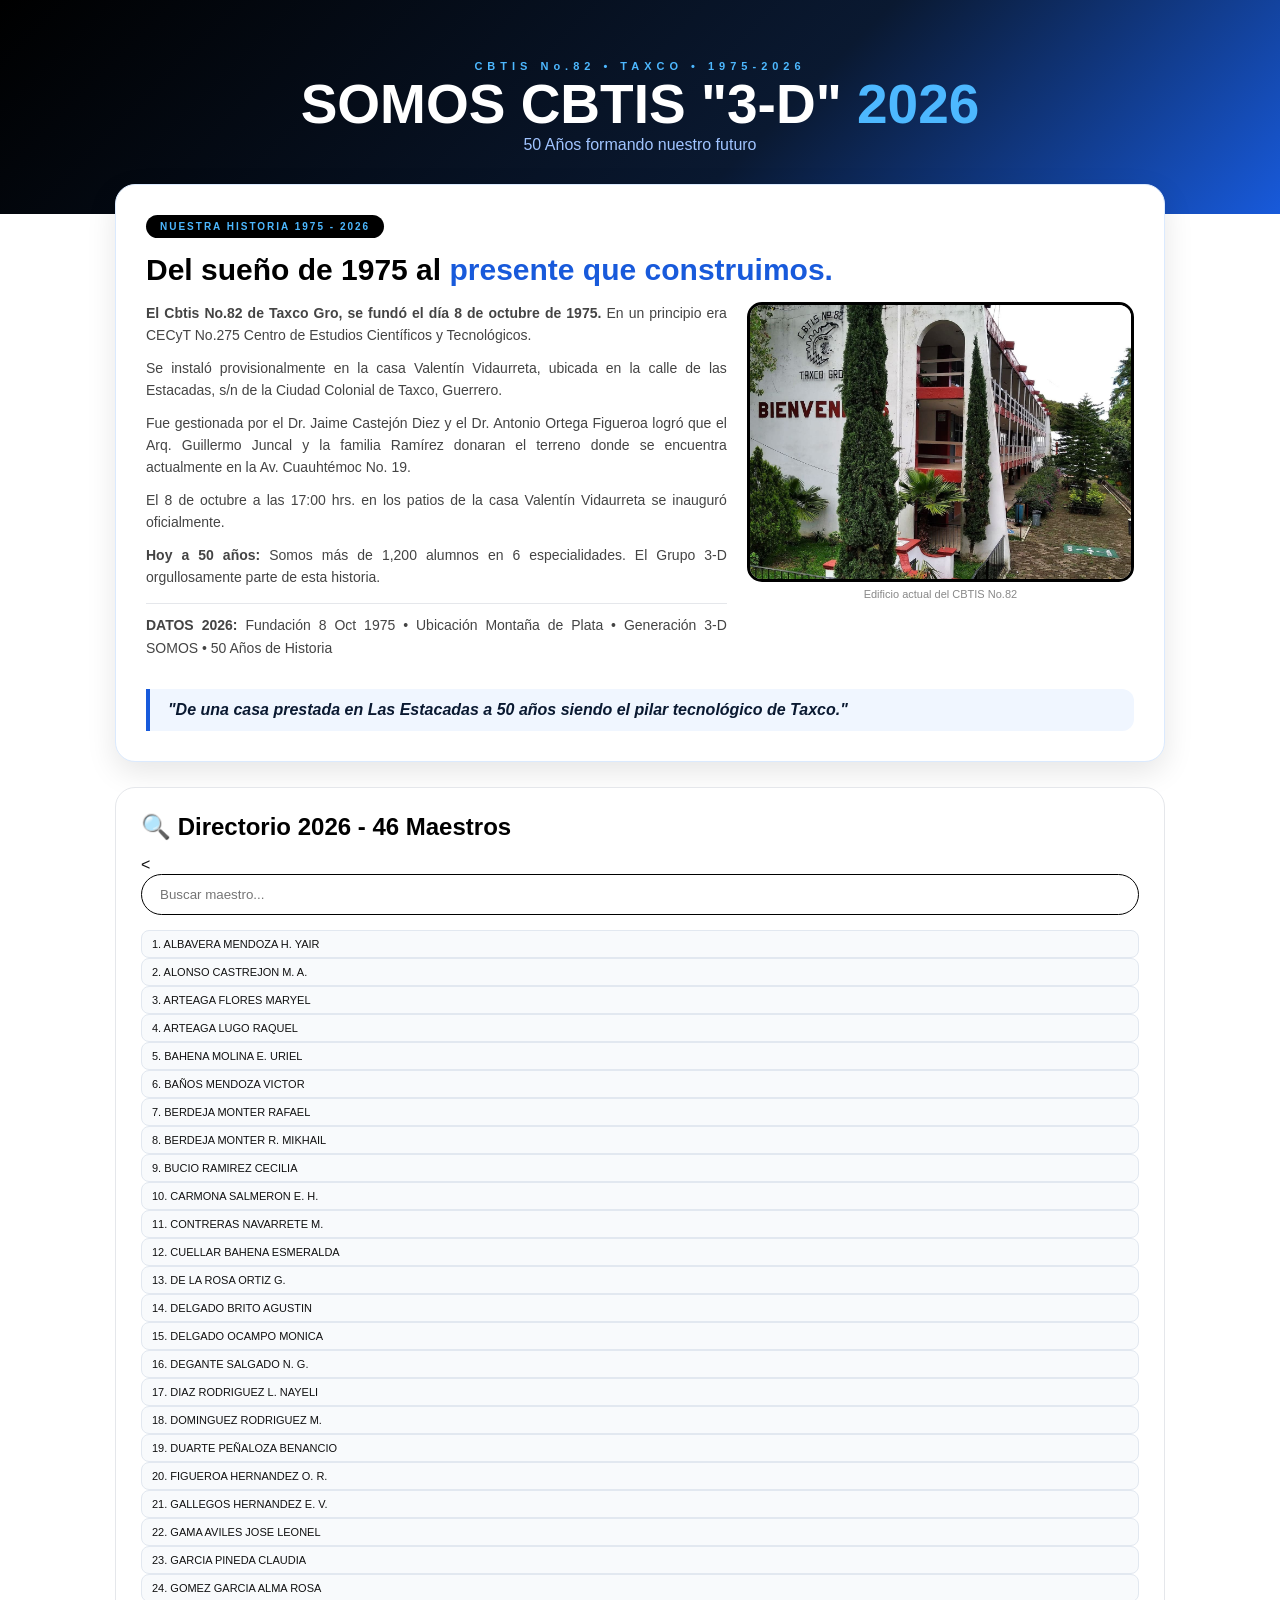
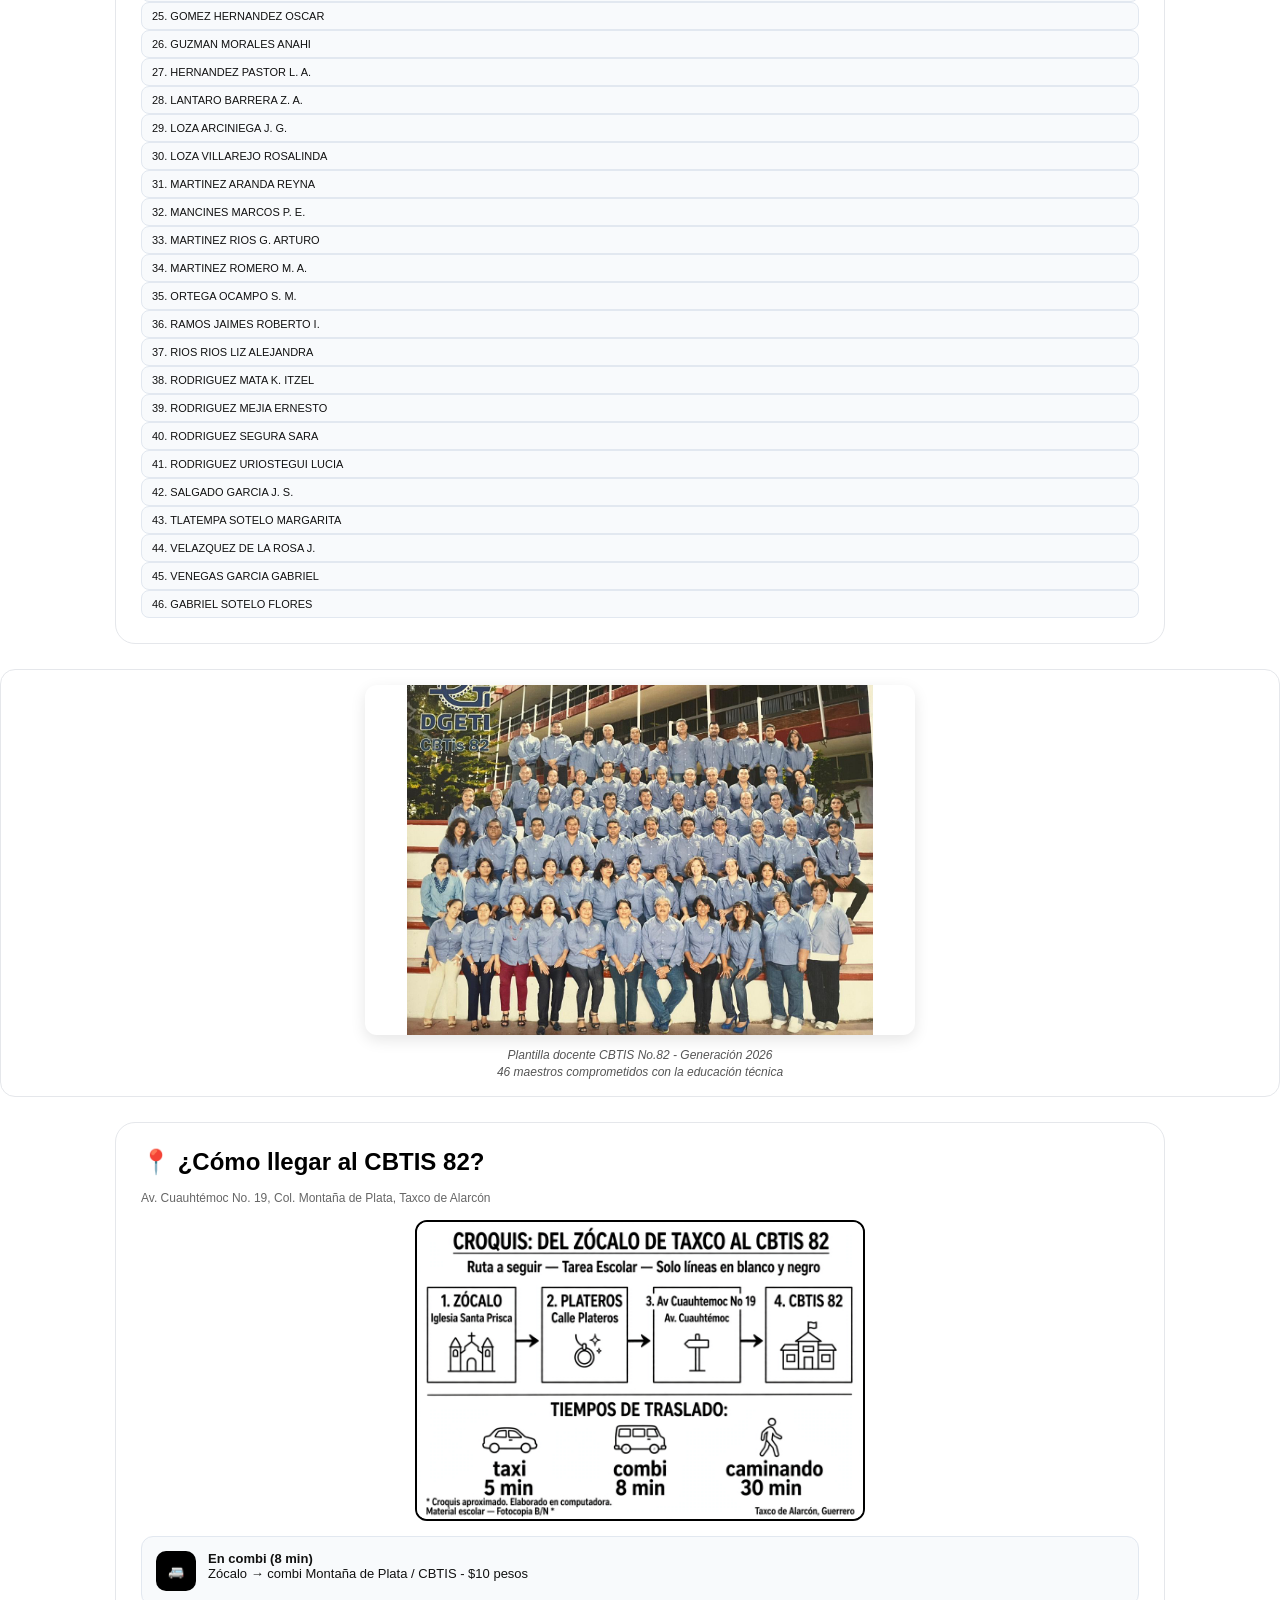
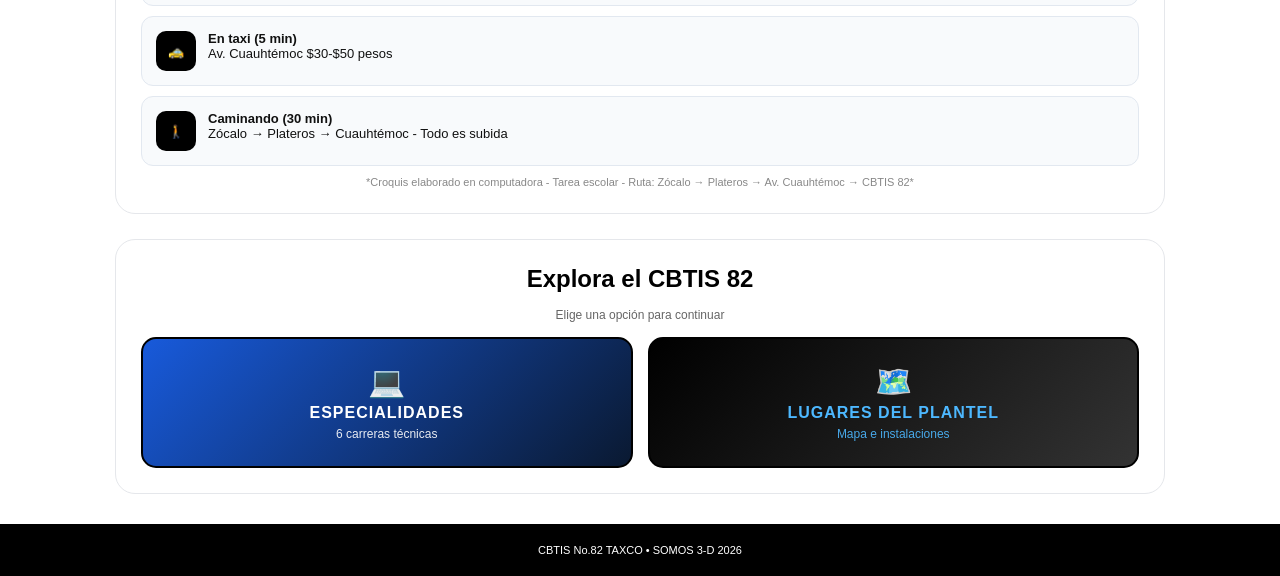
<file: index.html>
<!DOCTYPE html>
<html lang="es">
<head>
<meta charset="UTF-8">
<meta name="viewport" content="width=device-width, initial-scale=1.0">
<title>Somos CBTIS 3-D 2026</title>
<link rel="stylesheet" href="style.css">
</head>
<body>
<header>
<h4>CBTIS No.82 • TAXCO • 1975-2026</h4>
<h1>SOMOS CBTIS "3-D" <span>2026</span></h1>
<p>50 Años formando nuestro futuro</p>
</header>

<div class="historia">
<div class="tag">NUESTRA HISTORIA 1975 - 2026</div>
<h2>Del sueño de 1975 al <span>presente que construimos.</span></h2>
<div class="historia-grid">
<div class="historia-texto">
<p><b>El Cbtis No.82 de Taxco Gro, se fundó el día 8 de octubre de 1975.</b> En un principio era CECyT No.275 Centro de Estudios Científicos y Tecnológicos.</p>
<p>Se instaló provisionalmente en la casa Valentín Vidaurreta, ubicada en la calle de las Estacadas, s/n de la Ciudad Colonial de Taxco, Guerrero.</p>
<p>Fue gestionada por el Dr. Jaime Castejón Diez y el Dr. Antonio Ortega Figueroa logró que el Arq. Guillermo Juncal y la familia Ramírez donaran el terreno donde se encuentra actualmente en la Av. Cuauhtémoc No. 19.</p>
<p>El 8 de octubre a las 17:00 hrs. en los patios de la casa Valentín Vidaurreta se inauguró oficialmente.</p>
<p><b>Hoy a 50 años:</b> Somos más de 1,200 alumnos en 6 especialidades. El Grupo 3-D orgullosamente parte de esta historia.</p>
<p class="datos-texto"><b>DATOS 2026:</b> Fundación 8 Oct 1975 • Ubicación Montaña de Plata • Generación 3-D SOMOS • 50 Años de Historia</p>
</div>
<div class="historia-foto">
<img class="foto-historia" src="cbtis.jpg" alt="CBTIS 82 Taxco">
<p class="pie-foto">Edificio actual del CBTIS No.82</p>
</div>
</div>
<div class="cita">"De una casa prestada en Las Estacadas a 50 años siendo el pilar tecnológico de Taxco."</div>
</div>

<div class="contenedor">
<h2>🔍 Directorio 2026 - 46 Maestros</h2>
<<input type="text" id="buscador" onkeyup="buscar()" placeholder="Buscar maestro...">
<p id="no-resultados" style="display:none;">No se encontró ningún maestro</p>
<div class="persona">1. ALBAVERA MENDOZA H. YAIR</div>
<div class="persona">2. ALONSO CASTREJON M. A.</div>
<div class="persona">3. ARTEAGA FLORES MARYEL</div>
<div class="persona">4. ARTEAGA LUGO RAQUEL</div>
<div class="persona">5. BAHENA MOLINA E. URIEL</div>
<div class="persona">6. BAÑOS MENDOZA VICTOR</div>
<div class="persona">7. BERDEJA MONTER RAFAEL</div>
<div class="persona">8. BERDEJA MONTER R. MIKHAIL</div>
<div class="persona">9. BUCIO RAMIREZ CECILIA</div>
<div class="persona">10. CARMONA SALMERON E. H.</div>
<div class="persona">11. CONTRERAS NAVARRETE M.</div>
<div class="persona">12. CUELLAR BAHENA ESMERALDA</div>
<div class="persona">13. DE LA ROSA ORTIZ G.</div>
<div class="persona">14. DELGADO BRITO AGUSTIN</div>
<div class="persona">15. DELGADO OCAMPO MONICA</div>
<div class="persona">16. DEGANTE SALGADO N. G.</div>
<div class="persona">17. DIAZ RODRIGUEZ L. NAYELI</div>
<div class="persona">18. DOMINGUEZ RODRIGUEZ M.</div>
<div class="persona">19. DUARTE PEÑALOZA BENANCIO</div>
<div class="persona">20. FIGUEROA HERNANDEZ O. R.</div>
<div class="persona">21. GALLEGOS HERNANDEZ E. V.</div>
<div class="persona">22. GAMA AVILES JOSE LEONEL</div>
<div class="persona">23. GARCIA PINEDA CLAUDIA</div>
<div class="persona">24. GOMEZ GARCIA ALMA ROSA</div>
<div class="persona">25. GOMEZ HERNANDEZ OSCAR</div>
<div class="persona">26. GUZMAN MORALES ANAHI</div>
<div class="persona">27. HERNANDEZ PASTOR L. A.</div>
<div class="persona">28. LANTARO BARRERA Z. A.</div>
<div class="persona">29. LOZA ARCINIEGA J. G.</div>
<div class="persona">30. LOZA VILLAREJO ROSALINDA</div>
<div class="persona">31. MARTINEZ ARANDA REYNA</div>
<div class="persona">32. MANCINES MARCOS P. E.</div>
<div class="persona">33. MARTINEZ RIOS G. ARTURO</div>
<div class="persona">34. MARTINEZ ROMERO M. A.</div>
<div class="persona">35. ORTEGA OCAMPO S. M.</div>
<div class="persona">36. RAMOS JAIMES ROBERTO I.</div>
<div class="persona">37. RIOS RIOS LIZ ALEJANDRA</div>
<div class="persona">38. RODRIGUEZ MATA K. ITZEL</div>
<div class="persona">39. RODRIGUEZ MEJIA ERNESTO</div>
<div class="persona">40. RODRIGUEZ SEGURA SARA</div>
<div class="persona">41. RODRIGUEZ URIOSTEGUI LUCIA</div>
<div class="persona">42. SALGADO GARCIA J. S.</div>
<div class="persona">43. TLATEMPA SOTELO MARGARITA</div>
<div class="persona">44. VELAZQUEZ DE LA ROSA J.</div>
<div class="persona">45. VENEGAS GARCIA GABRIEL</div>
<div class="persona">46. GABRIEL SOTELO FLORES</div>
</div>
<div class="foto-maestros-box">
<img src="maestros.jpg" alt="Maestros CBTIS 82" class="foto-maestros">
<p>Plantilla docente CBTIS No.82 - Generación 2026<br>46 maestros comprometidos con la educación técnica</p>
</div>
</div>

<div class="contenedor">
<h2>📍 ¿Cómo llegar al CBTIS 82?</h2>
<p class="direccion">Av. Cuauhtémoc No. 19, Col. Montaña de Plata, Taxco de Alarcón</p>
<img src="croquis.jpg" alt="Croquis Zocalo a CBTIS 82" style="width:70%;max-width:450px;margin:15px auto;display:block;border-radius:12px;border:2px solid #000;background:#fff">
<div class="paso"><span class="icono">🚐</span><div><strong>En combi (8 min)</strong><br>Zócalo → combi Montaña de Plata / CBTIS - $10 pesos</div></div>
<div class="paso"><span class="icono">🚕</span><div><strong>En taxi (5 min)</strong><br>Av. Cuauhtémoc $30-$50 pesos</div></div>
<div class="paso"><span class="icono">🚶</span><div><strong>Caminando (30 min)</strong><br>Zócalo → Plateros → Cuauhtémoc - Todo es subida</div></div>
<p style="font-size:11px;color:#888;text-align:center;margin-top:10px">*Croquis elaborado en computadora - Tarea escolar - Ruta: Zócalo → Plateros → Av. Cuauhtémoc → CBTIS 82*</p>
</div>

<div class="contenedor" style="text-align:center">
<h2>Explora el CBTIS 82</h2>
<p class="direccion" style="text-align:center">Elige una opción para continuar</p>
<div class="opciones-grid">
<a href="especialidades.html" class="btn-opcion btn-azul"><span class="btn-icon">💻</span><strong>ESPECIALIDADES</strong><span>6 carreras técnicas</span></a>
<a href="lugares.html" class="btn-opcion btn-negro"><span class="btn-icon">🗺️</span><strong>LUGARES DEL PLANTEL</strong><span>Mapa e instalaciones</span></a>
</div>
</div>

<footer>CBTIS No.82 TAXCO • SOMOS 3-D 2026</footer>
<script src="script.js"></script>
</body>
</html>
</file>
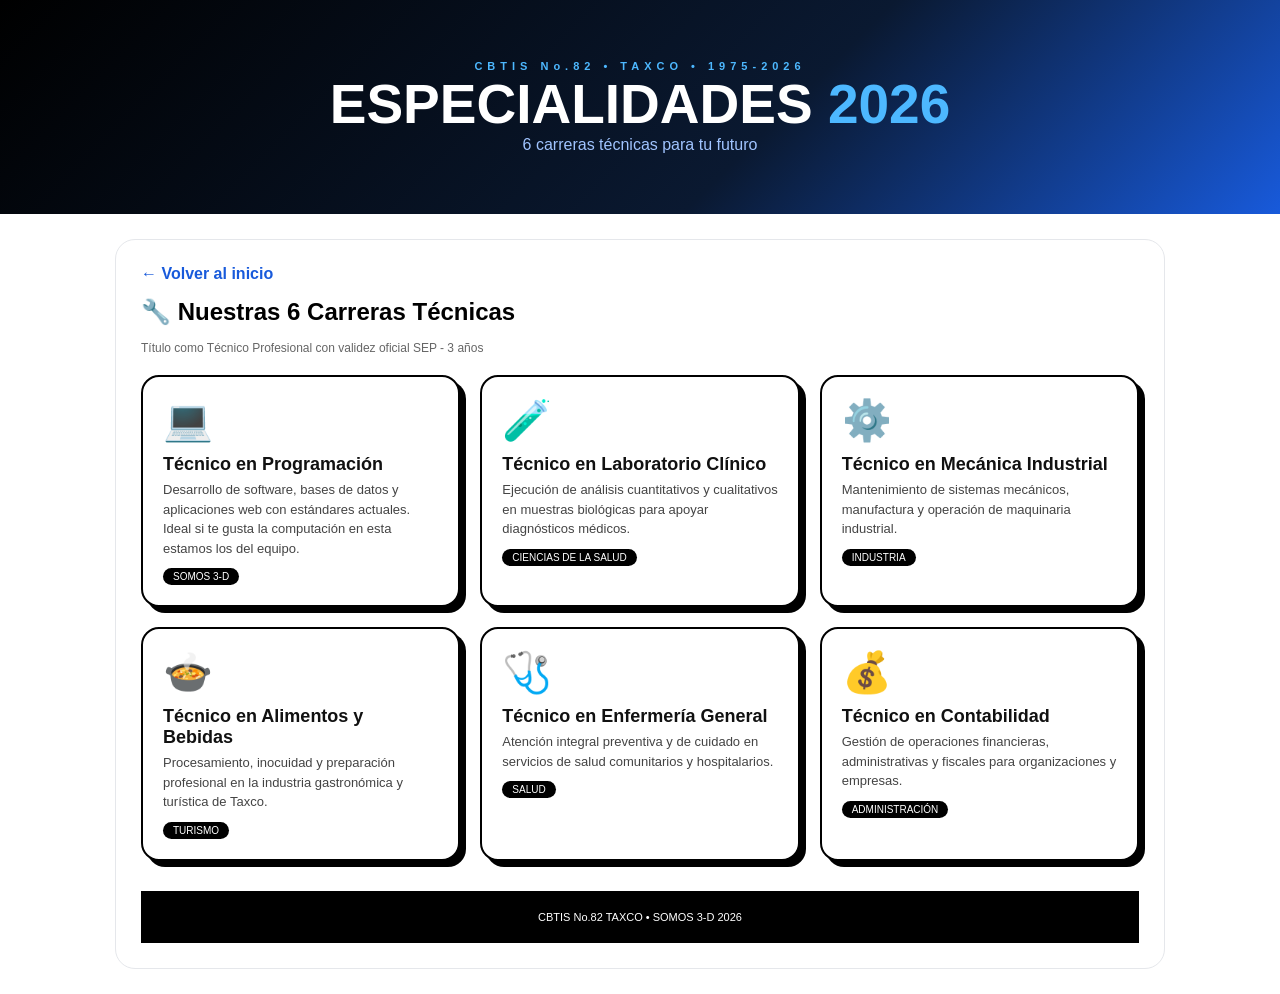
<file: especialidades.html>
<!DOCTYPE html>
<html lang="es">
<head>
<meta charset="UTF-8">
<meta name="viewport" content="width=device-width, initial-scale=1.0">
<title>Especialidades - CBTIS 82</title>
<link rel="stylesheet" href="style.css">
<style>
.grid-especialidades{display:grid;grid-template-columns:repeat(auto-fit,minmax(280px,1fr));gap:20px;margin-top:20px}
.card-espe{background:#fff;border:2px solid #000;border-radius:18px;padding:20px;box-shadow:6px 6px 0 #000;transition:0.2s}
.card-espe:hover{transform:translate(-2px,-2px);box-shadow:10px 10px 0 #000}
.card-espe .icon{font-size:40px}
.card-espe h3{margin:10px 0 5px;font-size:18px}
.card-espe p{font-size:13px;color:#444;line-height:1.5}
.card-espe .tag-espe{display:inline-block;background:#000;color:#fff;padding:3px 10px;border-radius:20px;font-size:10px;margin-top:10px}
</style>
</head>
<body>
<header>
<h4>CBTIS No.82 • TAXCO • 1975-2026</h4>
<h1>ESPECIALIDADES <span>2026</span></h1>
<p>6 carreras técnicas para tu futuro</p>
</header>

<div class="contenedor">
<a href="index.html" style="text-decoration:none;color:#185adb;font-weight:700">← Volver al inicio</a>
<h2 style="margin-top:15px">🔧 Nuestras 6 Carreras Técnicas</h2>
<p class="direccion">Título como Técnico Profesional con validez oficial SEP - 3 años</p>

<div class="grid-especialidades">
<div class="card-espe">
<div class="icon">💻</div>
<h3>Técnico en Programación</h3>
<p>Desarrollo de software, bases de datos y aplicaciones web con estándares actuales. Ideal si te gusta la computación en esta estamos los del equipo.</p>
<span class="tag-espe">SOMOS 3-D</span>
</div>

<div class="card-espe">
<div class="icon">🧪</div>
<h3>Técnico en Laboratorio Clínico</h3>
<p>Ejecución de análisis cuantitativos y cualitativos en muestras biológicas para apoyar diagnósticos médicos.</p>
<span class="tag-espe">CIENCIAS DE LA SALUD</span>
</div>

<div class="card-espe">
<div class="icon">⚙️</div>
<h3>Técnico en Mecánica Industrial</h3>
<p>Mantenimiento de sistemas mecánicos, manufactura y operación de maquinaria industrial.</p>
<span class="tag-espe">INDUSTRIA</span>
</div>

<div class="card-espe">
<div class="icon">🍲</div>
<h3>Técnico en Alimentos y Bebidas</h3>
<p>Procesamiento, inocuidad y preparación profesional en la industria gastronómica y turística de Taxco.</p>
<span class="tag-espe">TURISMO</span>
</div>

<div class="card-espe">
<div class="icon">🩺</div>
<h3>Técnico en Enfermería General</h3>
<p>Atención integral preventiva y de cuidado en servicios de salud comunitarios y hospitalarios.</p>
<span class="tag-espe">SALUD</span>
</div>

<div class="card-espe">
<div class="icon">💰</div>
<h3>Técnico en Contabilidad</h3>
<p>Gestión de operaciones financieras, administrativas y fiscales para organizaciones y empresas.</p>
<span class="tag-espe">ADMINISTRACIÓN</span>
</div>
</div>

<footer>CBTIS No.82 TAXCO • SOMOS 3-D 2026</footer>
</body>
</html>
</file>
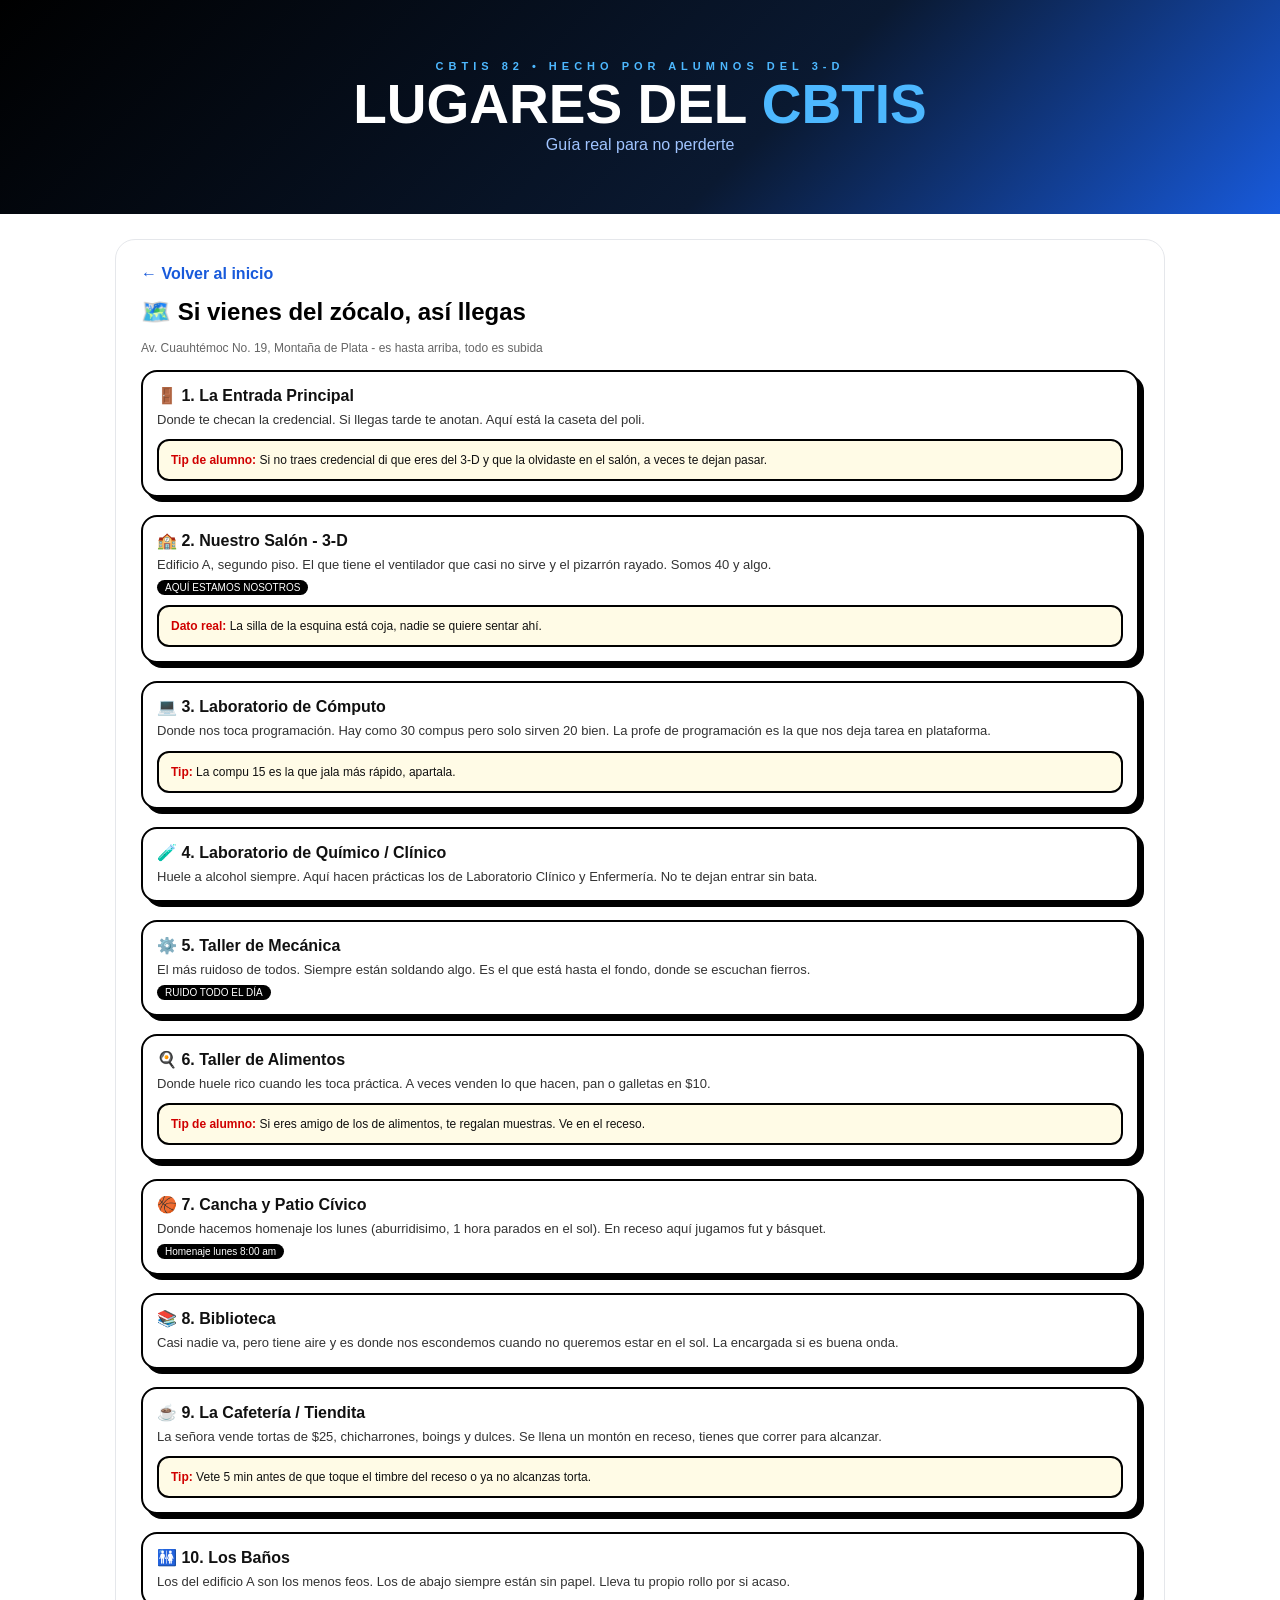
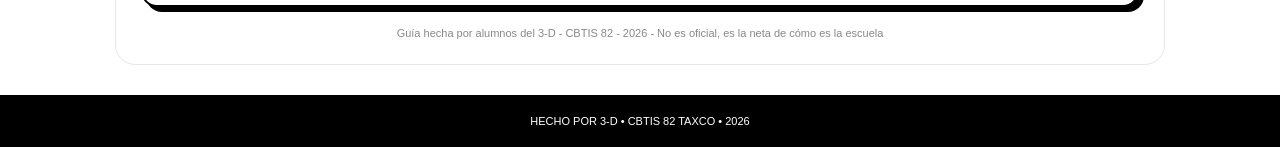
<file: lugares.html>
<!DOCTYPE html>
<html lang="es">
<head>
<meta charset="UTF-8">
<meta name="viewport" content="width=device-width, initial-scale=1.0">
<title>Lugares - Hecho por 3-D</title>
<link rel="stylesheet" href="style.css">
<style>
.nota-alumno{background:#fffbe6;border:2px solid #000;border-radius:12px;padding:12px;margin-top:10px;font-size:12px}
.nota-alumno b{color:#d00000}
.card-lugar{background:#fff;border:2px solid #000;border-radius:16px;overflow:hidden;box-shadow:5px 5px 0 #000;margin-bottom:18px}
.card-lugar .info{padding:14px}
.card-lugar h3{margin:0;font-size:16px}
.card-lugar p{font-size:13px;color:#333;margin:6px 0 0;line-height:1.4}
.tag-real{display:inline-block;background:#000;color:#fff;padding:2px 8px;border-radius:10px;font-size:10px;margin-top:6px}
</style>
</head>
<body>
<header>
<h4>CBTIS 82 • HECHO POR ALUMNOS DEL 3-D</h4>
<h1>LUGARES DEL <span>CBTIS</span></h1>
<p>Guía real para no perderte</p>
</header>

<div class="contenedor">
<a href="index.html" style="text-decoration:none;color:#185adb;font-weight:700">← Volver al inicio</a>

<h2 style="margin-top:15px">🗺️ Si vienes del zócalo, así llegas</h2>
<p class="direccion">Av. Cuauhtémoc No. 19, Montaña de Plata - es hasta arriba, todo es subida</p>

<div class="card-lugar">
<div class="info">
<h3>🚪 1. La Entrada Principal</h3>
<p>Donde te checan la credencial. Si llegas tarde te anotan. Aquí está la caseta del poli.</p>
<div class="nota-alumno"><b>Tip de alumno:</b> Si no traes credencial di que eres del 3-D y que la olvidaste en el salón, a veces te dejan pasar.</div>
</div>
</div>

<div class="card-lugar">
<div class="info">
<h3>🏫 2. Nuestro Salón - 3-D</h3>
<p>Edificio A, segundo piso. El que tiene el ventilador que casi no sirve y el pizarrón rayado. Somos 40 y algo.</p>
<span class="tag-real">AQUÍ ESTAMOS NOSOTROS</span>
<div class="nota-alumno"><b>Dato real:</b> La silla de la esquina está coja, nadie se quiere sentar ahí.</div>
</div>
</div>

<div class="card-lugar">
<div class="info">
<h3>💻 3. Laboratorio de Cómputo</h3>
<p>Donde nos toca programación. Hay como 30 compus pero solo sirven 20 bien. La profe de programación es la que nos deja tarea en plataforma.</p>
<div class="nota-alumno"><b>Tip:</b> La compu 15 es la que jala más rápido, apartala.</div>
</div>
</div>

<div class="card-lugar">
<div class="info">
<h3>🧪 4. Laboratorio de Químico / Clínico</h3>
<p>Huele a alcohol siempre. Aquí hacen prácticas los de Laboratorio Clínico y Enfermería. No te dejan entrar sin bata.</p>
</div>
</div>

<div class="card-lugar">
<div class="info">
<h3>⚙️ 5. Taller de Mecánica</h3>
<p>El más ruidoso de todos. Siempre están soldando algo. Es el que está hasta el fondo, donde se escuchan fierros.</p>
<span class="tag-real">RUIDO TODO EL DÍA</span>
</div>
</div>

<div class="card-lugar">
<div class="info">
<h3>🍳 6. Taller de Alimentos</h3>
<p>Donde huele rico cuando les toca práctica. A veces venden lo que hacen, pan o galletas en $10.</p>
<div class="nota-alumno"><b>Tip de alumno:</b> Si eres amigo de los de alimentos, te regalan muestras. Ve en el receso.</div>
</div>
</div>

<div class="card-lugar">
<div class="info">
<h3>🏀 7. Cancha y Patio Cívico</h3>
<p>Donde hacemos homenaje los lunes (aburridisimo, 1 hora parados en el sol). En receso aquí jugamos fut y básquet.</p>
<span class="tag-real">Homenaje lunes 8:00 am</span>
</div>
</div>

<div class="card-lugar">
<div class="info">
<h3>📚 8. Biblioteca</h3>
<p>Casi nadie va, pero tiene aire y es donde nos escondemos cuando no queremos estar en el sol. La encargada si es buena onda.</p>
</div>
</div>

<div class="card-lugar">
<div class="info">
<h3>☕ 9. La Cafetería / Tiendita</h3>
<p>La señora vende tortas de $25, chicharrones, boings y dulces. Se llena un montón en receso, tienes que correr para alcanzar.</p>
<div class="nota-alumno"><b>Tip:</b> Vete 5 min antes de que toque el timbre del receso o ya no alcanzas torta.</div>
</div>
</div>

<div class="card-lugar">
<div class="info">
<h3>🚻 10. Los Baños</h3>
<p>Los del edificio A son los menos feos. Los de abajo siempre están sin papel. Lleva tu propio rollo por si acaso.</p>
</div>
</div>

<p style="text-align:center;margin-top:20px;font-size:11px;color:#888">Guía hecha por alumnos del 3-D - CBTIS 82 - 2026 - No es oficial, es la neta de cómo es la escuela</p>

</div>

<footer>HECHO POR 3-D • CBTIS 82 TAXCO • 2026</footer>
</body>
</html>
</file>
<file: style.css>
*{margin:0;padding:0;box-sizing:border-box}
body{background:#ffffff;font-family:Arial,sans-serif;color:#111}
header{background:linear-gradient(135deg,#000 0%,#0a1931 60%,#185adb 100%);text-align:center;padding:60px 20px}
header h4{color:#4db8ff;letter-spacing:5px;font-size:11px}
header h1{font-size:55px;color:#fff;font-weight:900} header h1 span{color:#4db8ff}
header p{color:#a0c4ff}
.historia{max-width:1050px;margin:-30px auto 0;background:#fff;border:1px solid #dbeafe;padding:30px;border-radius:20px;box-shadow:0 10px 30px rgba(0,0,0,.1);overflow:hidden}
.tag{background:#000;color:#4db8ff;display:inline-block;padding:6px 14px;border-radius:20px;font-size:10px;letter-spacing:2px;font-weight:700}
.historia h2{font-size:30px;color:#000;margin:15px 0}.historia h2 span{color:#185adb}
.historia-grid{display:grid;grid-template-columns:1.2fr 0.8fr;gap:20px;align-items:start}
.historia-texto p{color:#444;font-size:14px;line-height:1.6;margin-bottom:10px;text-align:justify}
.historia-foto{width:100%}
.foto-historia{width:100%;height:280px;object-fit:cover;border-radius:15px;border:3px solid #000;display:block}
.pie-foto{font-size:11px;color:#888;text-align:center;margin-top:6px}
.datos-texto{font-size:12px;color:#333;margin-top:15px;line-height:1.5;border-top:1px solid #e5e7eb;padding-top:10px}
.cita{margin-top:20px;background:#f0f6ff;border-left:4px solid #185adb;padding:12px 18px;border-radius:0 12px 12px 0;color:#0a1931;font-style:italic;font-weight:600}

/* DATOS AHORA EN BLANCO */
.cuadro-datos{margin-top:12px;background:#ffffff;color:#000;padding:12px;border-radius:10px;font-size:12px;line-height:1.5;border:1px solid #dbeafe;box-shadow:0 2px 10px rgba(0,0,0,.05)}
.cuadro-datos b{color:#185adb}

.cita{grid-column:1/3;background:#f0f6ff;border-left:4px solid #185adb;padding:12px 18px;border-radius:0 12px 12px 0;color:#0a1931;font-style:italic;font-weight:600}
.contenedor{max-width:1050px;margin:25px auto;background:#fff;border:1px solid #e5e7eb;padding:25px;border-radius:20px}
.contenedor h2{color:#000;margin-bottom:15px}
#buscador{width:100%;padding:12px 18px;border:1px solid #000;border-radius:100px;margin-bottom:15px;outline:none}
#lista{display:grid;grid-template-columns:repeat(3,1fr);gap:6px;max-height:360px;overflow-y:auto}
.persona{background:#f8fafc;border:1px solid #e2e8f0;padding:7px 10px;border-radius:8px;font-size:11px;white-space:nowrap;overflow:hidden;text-overflow:ellipsis}
.persona:hover{background:#000;color:#fff}

/* FOTO MAESTROS MAS PEQUEÑA Y SIN MARCO NEGRO */
.foto-maestros-box{margin-top:20px;text-align:center;background:#fff;border:1px solid #e5e7eb;padding:15px;border-radius:15px}
.foto-maestros{width:100%;max-width:550px;max-height:350px;object-fit:contain;border-radius:12px;border:none;box-shadow:0 5px 15px rgba(0,0,0,.1)}
.foto-maestros-box p{font-size:12px;color:#555;margin-top:8px;font-style:italic;line-height:1.4}

.direccion{font-size:12px;color:#666;margin-bottom:15px}
.paso{display:flex;gap:12px;background:#f8fafc;border:1px solid #e2e8f0;padding:14px;border-radius:12px;margin-bottom:10px;font-size:13px}
.icono{background:#000;color:#4db8ff;width:40px;height:40px;display:flex;align-items:center;justify-content:center;border-radius:10px;flex-shrink:0}
.opciones-grid{display:grid;grid-template-columns:1fr 1fr;gap:15px;margin-top:15px}
.btn-opcion{display:flex;flex-direction:column;align-items:center;justify-content:center;padding:25px;border-radius:15px;text-decoration:none;transition:0.3s;gap:5px}
.btn-opcion strong{font-size:16px;letter-spacing:1px}
.btn-opcion span{font-size:12px;opacity:0.9}
.btn-icon{font-size:30px!important;opacity:1!important}
.btn-azul{background:linear-gradient(135deg,#185adb 0%,#0a1931 100%);color:#fff;border:2px solid #000}
.btn-negro{background:linear-gradient(135deg,#000 0%,#333 100%);color:#4db8ff;border:2px solid #000}
.btn-opcion:hover{transform:scale(1.03);box-shadow:0 10px 20px rgba(0,0,0,.2)}
footer{text-align:center;padding:20px;background:#000;color:#fff;font-size:11px;margin-top:30px}
@media(max-width:800px){.historia-grid{grid-template-columns:1fr} #lista{grid-template-columns:1fr 1fr}.opciones-grid{grid-template-columns:1fr} header h1{font-size:35px}}
</file>
